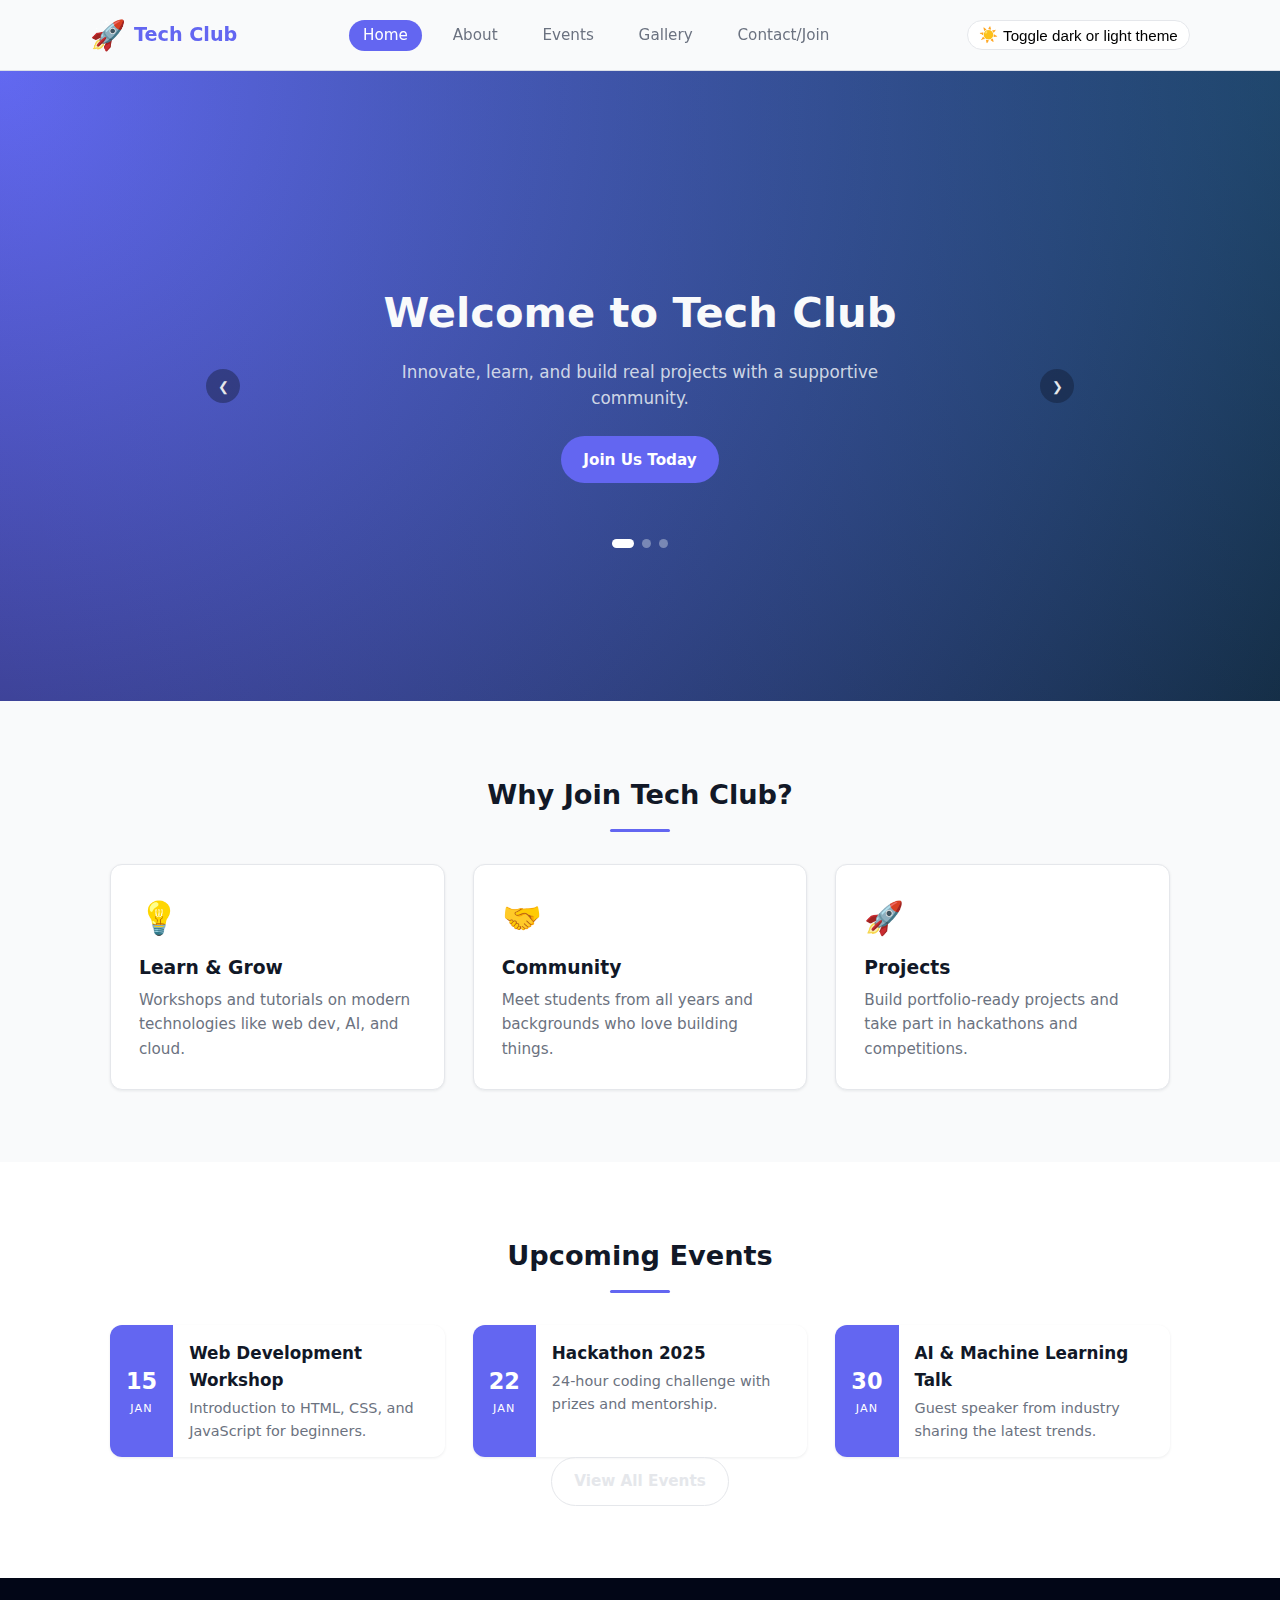
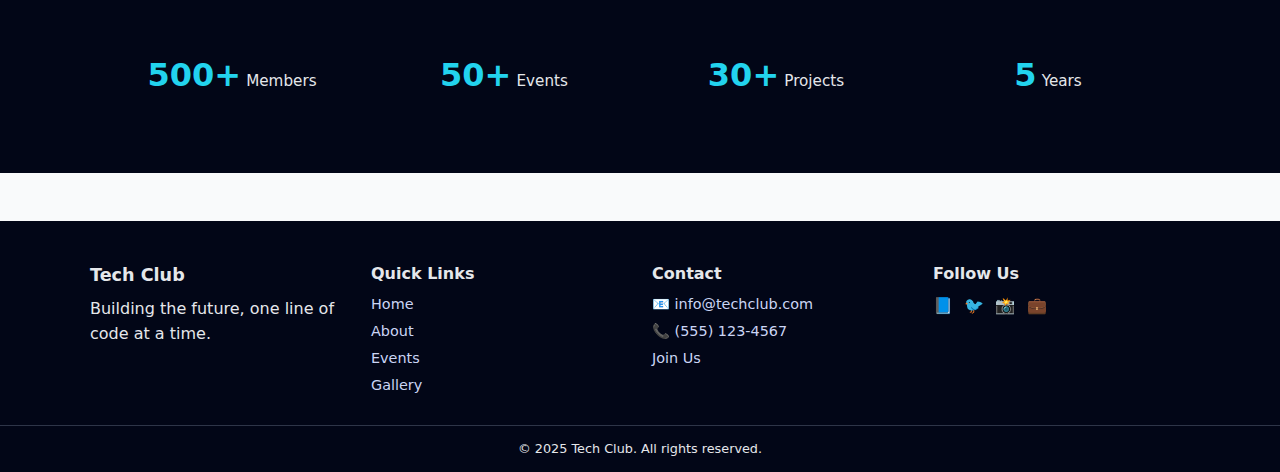
<file: index.html>
<!DOCTYPE html>
<html lang="en" data-theme="light">
<head>
    <meta charset="UTF-8">
    <meta name="viewport" content="width=device-width, initial-scale=1.0">
    <title>Tech Club - Home</title>
    <link rel="stylesheet" href="styles.css">
</head>
<body>
    <a href="#main" class="skip-link">Skip to main content</a>

    <!-- Header with Navigation -->
    <header class="header">
        <div class="container header-inner">
            <div class="logo">
                <span class="logo-icon" aria-hidden="true">🚀</span>
                <span class="logo-text">Tech Club</span>
            </div>
            <nav class="nav" id="nav" aria-label="Main navigation">
                <ul class="nav-list">
                    <li><a href="index.html" class="nav-link active">Home</a></li>
                    <li><a href="about.html" class="nav-link">About</a></li>
                    <li><a href="events.html" class="nav-link">Events</a></li>
                    <li><a href="gallery.html" class="nav-link">Gallery</a></li>
                    <li><a href="contact.html" class="nav-link">Contact/Join</a></li>
                </ul>
            </nav>
            <button class="theme-toggle" id="themeToggle" aria-label="Toggle dark or light mode">
                <span class="icon-sun" aria-hidden="true">☀️</span>
                <span class="icon-moon" aria-hidden="true">🌙</span>
                <span class="sr-only">Toggle dark or light theme</span>
            </button>
            <button class="mobile-menu-toggle" id="mobileMenuToggle" aria-label="Toggle menu">
                <span></span>
                <span></span>
                <span></span>
            </button>
        </div>
    </header>

    <!-- Hero Section with Slider -->
    <main id="main">
        <section class="hero">
            <div class="hero-slider" aria-label="Featured highlights" role="region">
                <div class="slider-container">
                    <article class="slide slide-1">
                        <div class="hero-content">
                            <h1 class="hero-title">Welcome to Tech Club</h1>
                            <p class="hero-subtitle">Innovate, learn, and build real projects with a supportive community.</p>
                            <a href="contact.html" class="btn btn-primary">Join Us Today</a>
                        </div>
                    </article>
                    <article class="slide slide-2">
                        <div class="hero-content">
                            <h1 class="hero-title">Hands-on Workshops</h1>
                            <p class="hero-subtitle">Web, mobile, AI, and more – guided by mentors and industry guests.</p>
                            <a href="events.html" class="btn btn-primary">View Upcoming Events</a>
                        </div>
                    </article>
                    <article class="slide slide-3">
                        <div class="hero-content">
                            <h1 class="hero-title">Grow Your Network</h1>
                            <p class="hero-subtitle">Connect with like-minded students, alumni, and companies.</p>
                            <a href="about.html" class="btn btn-primary">Learn More About Us</a>
                        </div>
                    </article>
                </div>
                <div class="slider-nav" aria-label="Hero slider navigation">
                    <button class="slider-dot active" data-slide="0" aria-label="Go to slide 1"></button>
                    <button class="slider-dot" data-slide="1" aria-label="Go to slide 2"></button>
                    <button class="slider-dot" data-slide="2" aria-label="Go to slide 3"></button>
                </div>
                <button class="slider-arrow prev" aria-label="Previous slide">&#10094;</button>
                <button class="slider-arrow next" aria-label="Next slide">&#10095;</button>
            </div>
            <div class="hero-overlay"></div>
        </section>

        <!-- Features Section -->
        <section class="section" id="features">
            <div class="container">
                <h2 class="section-title">Why Join Tech Club?</h2>
                <div class="grid features-grid">
                    <article class="card feature-card">
                        <div class="feature-icon" aria-hidden="true">💡</div>
                        <h3>Learn &amp; Grow</h3>
                        <p>Workshops and tutorials on modern technologies like web dev, AI, and cloud.</p>
                    </article>
                    <article class="card feature-card">
                        <div class="feature-icon" aria-hidden="true">🤝</div>
                        <h3>Community</h3>
                        <p>Meet students from all years and backgrounds who love building things.</p>
                    </article>
                    <article class="card feature-card">
                        <div class="feature-icon" aria-hidden="true">🚀</div>
                        <h3>Projects</h3>
                        <p>Build portfolio-ready projects and take part in hackathons and competitions.</p>
                    </article>
                </div>
            </div>
        </section>

        <!-- Upcoming Events Preview -->
        <section class="section section-alt" id="upcoming">
            <div class="container">
                <h2 class="section-title">Upcoming Events</h2>
                <div class="grid events-preview-grid">
                    <article class="event-card">
                        <div class="event-date">
                            <span class="event-day">15</span>
                            <span class="event-month">JAN</span>
                        </div>
                        <div class="event-info">
                            <h3>Web Development Workshop</h3>
                            <p>Introduction to HTML, CSS, and JavaScript for beginners.</p>
                        </div>
                    </article>
                    <article class="event-card">
                        <div class="event-date">
                            <span class="event-day">22</span>
                            <span class="event-month">JAN</span>
                        </div>
                        <div class="event-info">
                            <h3>Hackathon 2025</h3>
                            <p>24-hour coding challenge with prizes and mentorship.</p>
                        </div>
                    </article>
                    <article class="event-card">
                        <div class="event-date">
                            <span class="event-day">30</span>
                            <span class="event-month">JAN</span>
                        </div>
                        <div class="event-info">
                            <h3>AI &amp; Machine Learning Talk</h3>
                            <p>Guest speaker from industry sharing the latest trends.</p>
                        </div>
                    </article>
                </div>
                <div class="text-center">
                    <a href="events.html" class="btn btn-secondary">View All Events</a>
                </div>
            </div>
        </section>

        <!-- Stats Section -->
        <section class="section stats">
            <div class="container">
                <div class="grid stats-grid">
                    <div class="stat-item">
                        <span class="stat-number">500+</span>
                        <span class="stat-label">Members</span>
                    </div>
                    <div class="stat-item">
                        <span class="stat-number">50+</span>
                        <span class="stat-label">Events</span>
                    </div>
                    <div class="stat-item">
                        <span class="stat-number">30+</span>
                        <span class="stat-label">Projects</span>
                    </div>
                    <div class="stat-item">
                        <span class="stat-number">5</span>
                        <span class="stat-label">Years</span>
                    </div>
                </div>
            </div>
        </section>
    </main>

    <!-- Footer -->
    <footer class="footer">
        <div class="container footer-inner">
            <div class="footer-section">
                <h3>Tech Club</h3>
                <p>Building the future, one line of code at a time.</p>
            </div>
            <div class="footer-section">
                <h4>Quick Links</h4>
                <ul class="footer-links">
                    <li><a href="index.html">Home</a></li>
                    <li><a href="about.html">About</a></li>
                    <li><a href="events.html">Events</a></li>
                    <li><a href="gallery.html">Gallery</a></li>
                </ul>
            </div>
            <div class="footer-section">
                <h4>Contact</h4>
                <ul class="footer-links">
                    <li>📧 info@techclub.com</li>
                    <li>📞 (555) 123-4567</li>
                    <li><a href="contact.html">Join Us</a></li>
                </ul>
            </div>
            <div class="footer-section">
                <h4>Follow Us</h4>
                <div class="social-links">
                    <a href="#" aria-label="Facebook">📘</a>
                    <a href="#" aria-label="Twitter">🐦</a>
                    <a href="#" aria-label="Instagram">📸</a>
                    <a href="#" aria-label="LinkedIn">💼</a>
                </div>
            </div>
        </div>
        <div class="footer-bottom">
            <p>&copy; 2025 Tech Club. All rights reserved.</p>
        </div>
    </footer>

    <script src="script.js"></script>
</body>
</html>
</file>
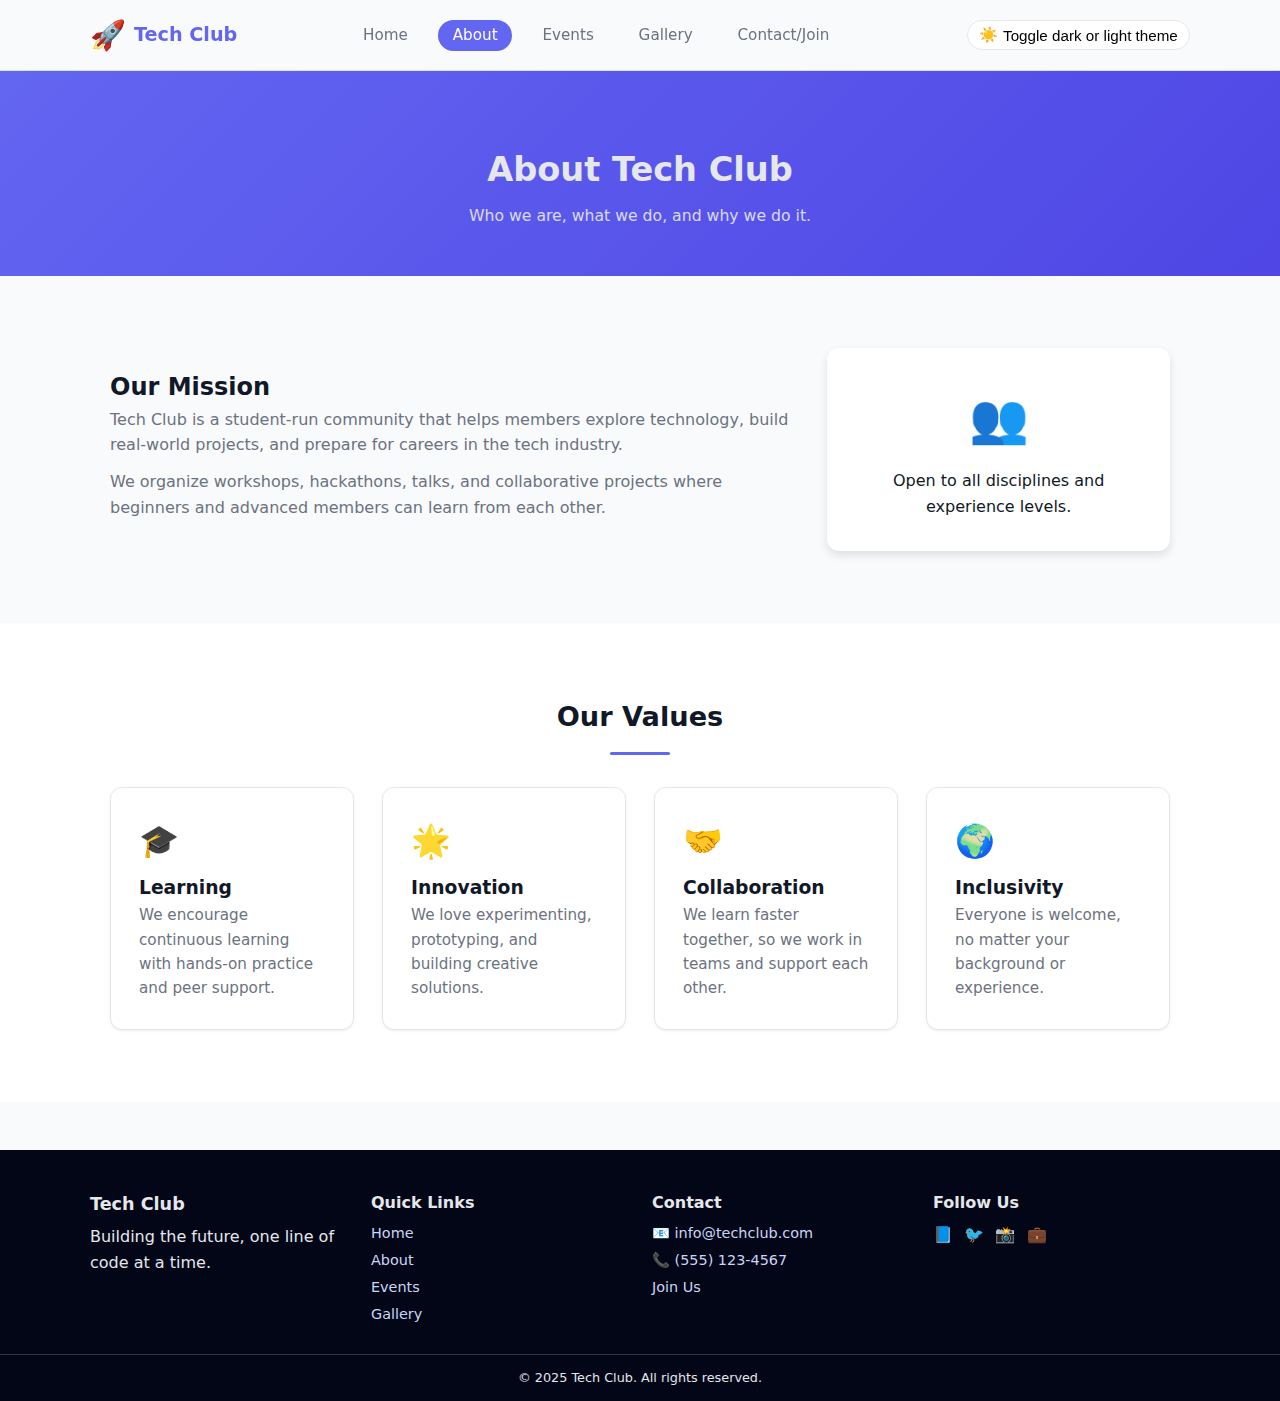
<file: about.html>
<!DOCTYPE html>
<html lang="en" data-theme="light">
<head>
    <meta charset="UTF-8">
    <meta name="viewport" content="width=device-width, initial-scale=1.0">
    <title>Tech Club - About</title>
    <link rel="stylesheet" href="styles.css">
</head>
<body>
    <a href="#main" class="skip-link">Skip to main content</a>

    <header class="header">
        <div class="container header-inner">
            <div class="logo">
                <span class="logo-icon" aria-hidden="true">🚀</span>
                <span class="logo-text">Tech Club</span>
            </div>
            <nav class="nav" id="nav" aria-label="Main navigation">
                <ul class="nav-list">
                    <li><a href="index.html" class="nav-link">Home</a></li>
                    <li><a href="about.html" class="nav-link active">About</a></li>
                    <li><a href="events.html" class="nav-link">Events</a></li>
                    <li><a href="gallery.html" class="nav-link">Gallery</a></li>
                    <li><a href="contact.html" class="nav-link">Contact/Join</a></li>
                </ul>
            </nav>
            <button class="theme-toggle" id="themeToggle" aria-label="Toggle dark or light mode">
                <span class="icon-sun" aria-hidden="true">☀️</span>
                <span class="icon-moon" aria-hidden="true">🌙</span>
                <span class="sr-only">Toggle dark or light theme</span>
            </button>
            <button class="mobile-menu-toggle" id="mobileMenuToggle" aria-label="Toggle menu">
                <span></span>
                <span></span>
                <span></span>
            </button>
        </div>
    </header>

    <main id="main">
        <section class="page-header">
            <div class="container">
                <h1 class="page-title">About Tech Club</h1>
                <p class="page-subtitle">Who we are, what we do, and why we do it.</p>
            </div>
        </section>

        <section class="section">
            <div class="container about-layout">
                <div class="about-text">
                    <h2>Our Mission</h2>
                    <p>Tech Club is a student-run community that helps members explore technology, build real-world projects, and prepare for careers in the tech industry.</p>
                    <p>We organize workshops, hackathons, talks, and collaborative projects where beginners and advanced members can learn from each other.</p>
                </div>
                <div class="about-highlight-card">
                    <span class="about-emoji" aria-hidden="true">👥</span>
                    <p>Open to all disciplines and experience levels.</p>
                </div>
            </div>
        </section>

        <section class="section section-alt">
            <div class="container">
                <h2 class="section-title">Our Values</h2>
                <div class="grid values-grid">
                    <article class="card value-card">
                        <div class="value-icon" aria-hidden="true">🎓</div>
                        <h3>Learning</h3>
                        <p>We encourage continuous learning with hands-on practice and peer support.</p>
                    </article>
                    <article class="card value-card">
                        <div class="value-icon" aria-hidden="true">🌟</div>
                        <h3>Innovation</h3>
                        <p>We love experimenting, prototyping, and building creative solutions.</p>
                    </article>
                    <article class="card value-card">
                        <div class="value-icon" aria-hidden="true">🤝</div>
                        <h3>Collaboration</h3>
                        <p>We learn faster together, so we work in teams and support each other.</p>
                    </article>
                    <article class="card value-card">
                        <div class="value-icon" aria-hidden="true">🌍</div>
                        <h3>Inclusivity</h3>
                        <p>Everyone is welcome, no matter your background or experience.</p>
                    </article>
                </div>
            </div>
        </section>
    </main>

    <footer class="footer">
        <div class="container footer-inner">
            <div class="footer-section">
                <h3>Tech Club</h3>
                <p>Building the future, one line of code at a time.</p>
            </div>
            <div class="footer-section">
                <h4>Quick Links</h4>
                <ul class="footer-links">
                    <li><a href="index.html">Home</a></li>
                    <li><a href="about.html">About</a></li>
                    <li><a href="events.html">Events</a></li>
                    <li><a href="gallery.html">Gallery</a></li>
                </ul>
            </div>
            <div class="footer-section">
                <h4>Contact</h4>
                <ul class="footer-links">
                    <li>📧 info@techclub.com</li>
                    <li>📞 (555) 123-4567</li>
                    <li><a href="contact.html">Join Us</a></li>
                </ul>
            </div>
            <div class="footer-section">
                <h4>Follow Us</h4>
                <div class="social-links">
                    <a href="#" aria-label="Facebook">📘</a>
                    <a href="#" aria-label="Twitter">🐦</a>
                    <a href="#" aria-label="Instagram">📸</a>
                    <a href="#" aria-label="LinkedIn">💼</a>
                </div>
            </div>
        </div>
        <div class="footer-bottom">
            <p>&copy; 2025 Tech Club. All rights reserved.</p>
        </div>
    </footer>

    <script src="script.js"></script>
</body>
</html>
</file>
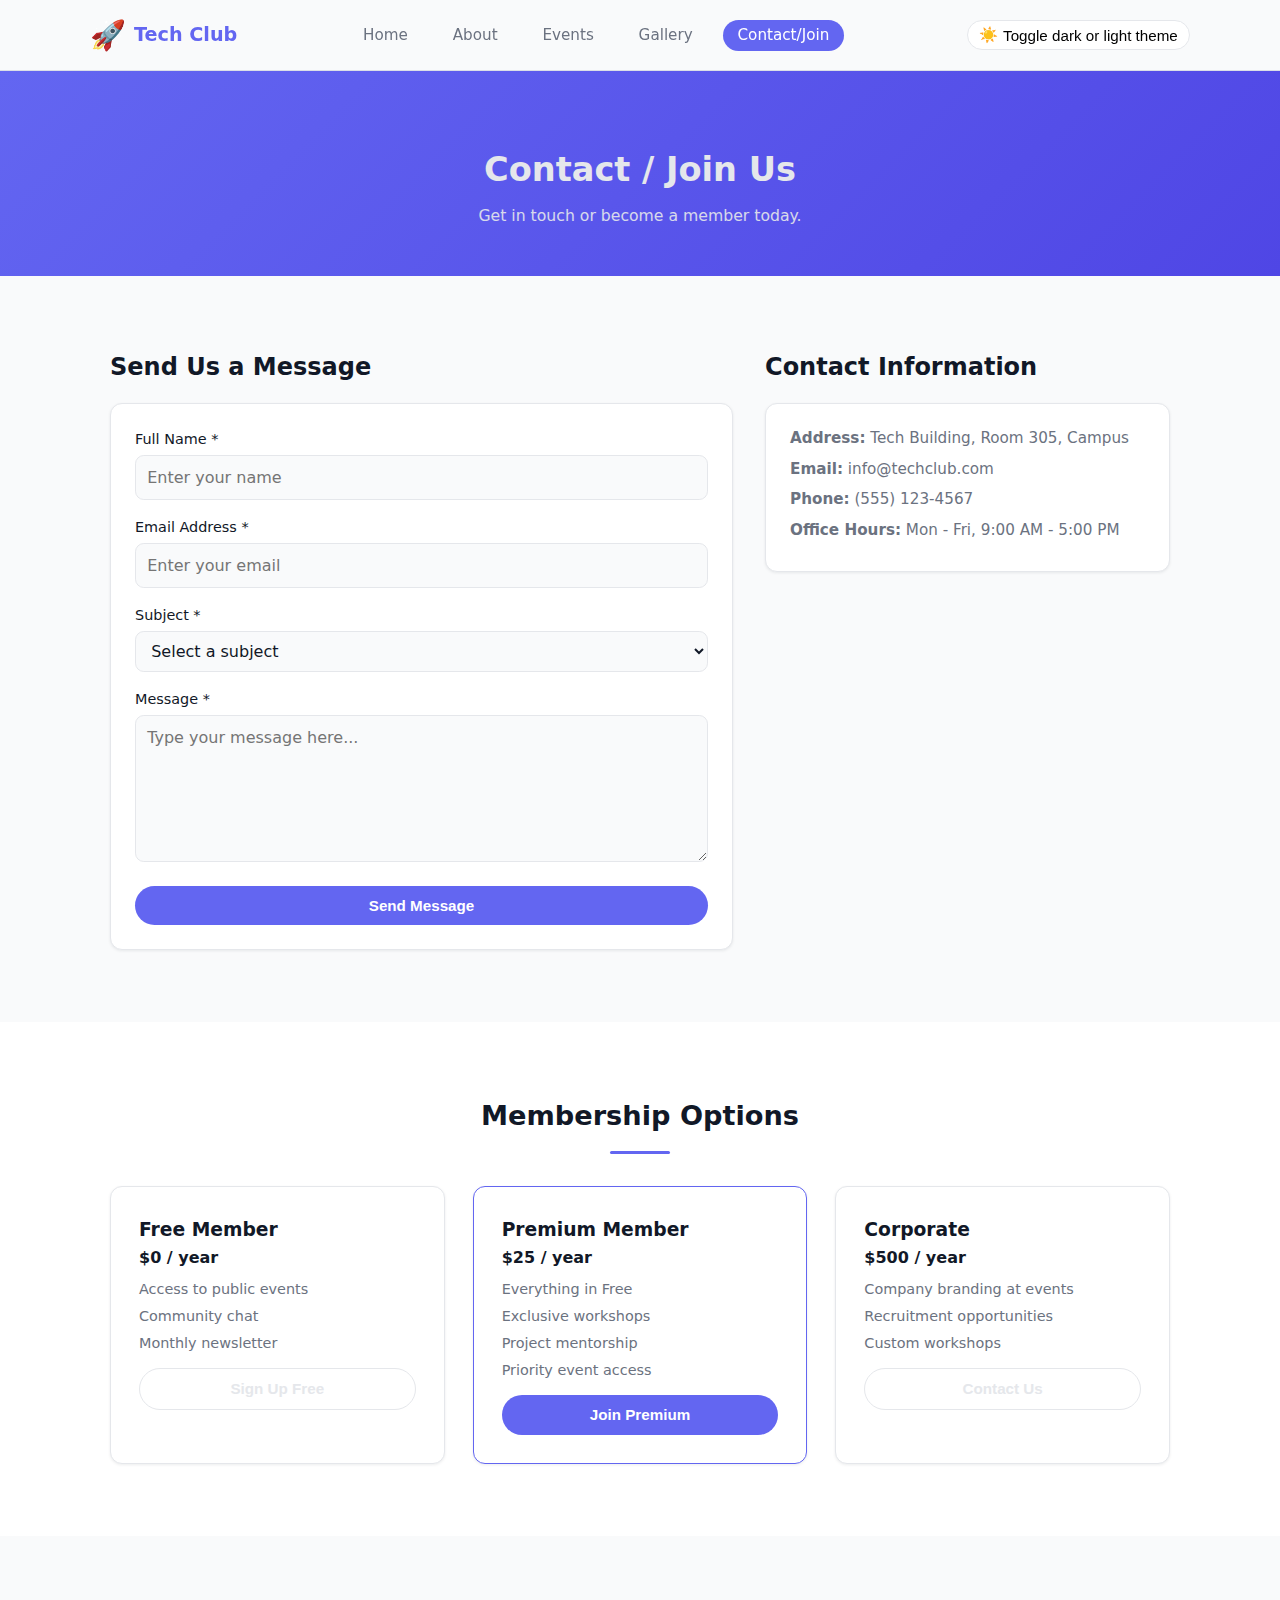
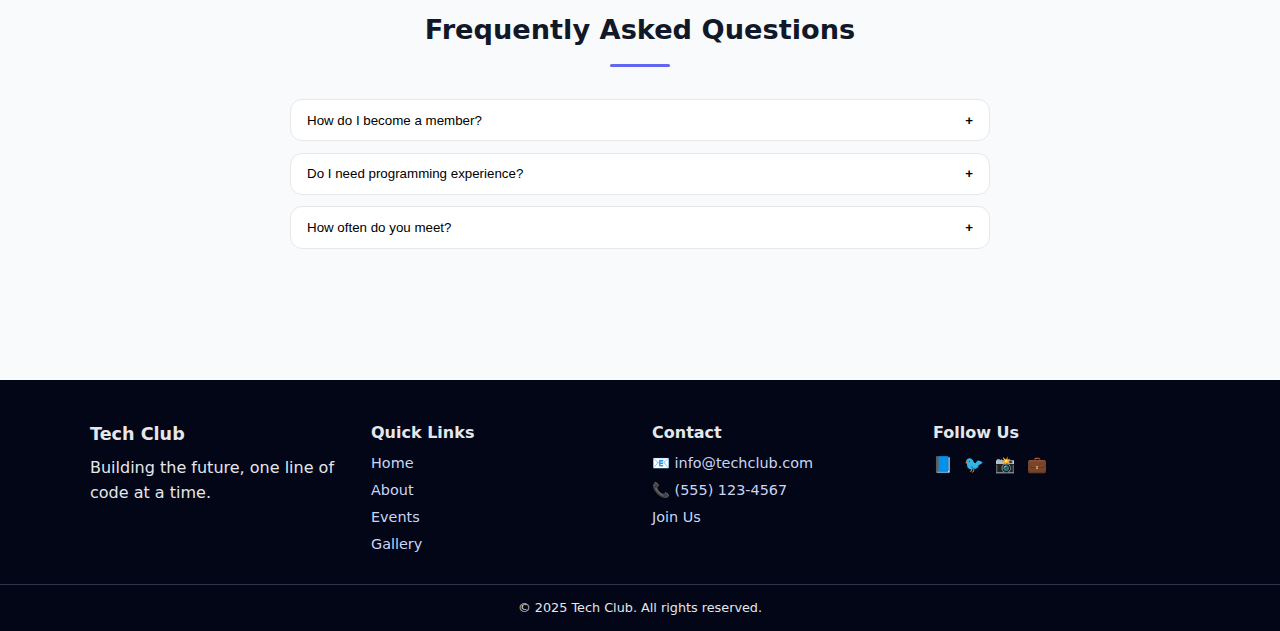
<file: contact.html>
<!DOCTYPE html>
<html lang="en" data-theme="light">
<head>
    <meta charset="UTF-8">
    <meta name="viewport" content="width=device-width, initial-scale=1.0">
    <title>Tech Club - Contact / Join</title>
    <link rel="stylesheet" href="styles.css">
</head>
<body>
    <a href="#main" class="skip-link">Skip to main content</a>

    <header class="header">
        <div class="container header-inner">
            <div class="logo">
                <span class="logo-icon" aria-hidden="true">🚀</span>
                <span class="logo-text">Tech Club</span>
            </div>
            <nav class="nav" id="nav" aria-label="Main navigation">
                <ul class="nav-list">
                    <li><a href="index.html" class="nav-link">Home</a></li>
                    <li><a href="about.html" class="nav-link">About</a></li>
                    <li><a href="events.html" class="nav-link">Events</a></li>
                    <li><a href="gallery.html" class="nav-link">Gallery</a></li>
                    <li><a href="contact.html" class="nav-link active">Contact/Join</a></li>
                </ul>
            </nav>
            <button class="theme-toggle" id="themeToggle" aria-label="Toggle dark or light mode">
                <span class="icon-sun" aria-hidden="true">☀️</span>
                <span class="icon-moon" aria-hidden="true">🌙</span>
                <span class="sr-only">Toggle dark or light theme</span>
            </button>
            <button class="mobile-menu-toggle" id="mobileMenuToggle" aria-label="Toggle menu">
                <span></span>
                <span></span>
                <span></span>
            </button>
        </div>
    </header>

    <main id="main">
        <section class="page-header">
            <div class="container">
                <h1 class="page-title">Contact / Join Us</h1>
                <p class="page-subtitle">Get in touch or become a member today.</p>
            </div>
        </section>

        <section class="section">
            <div class="container contact-layout">
                <section class="contact-form-card" aria-labelledby="contact-heading">
                    <h2 id="contact-heading">Send Us a Message</h2>
                    <form id="contactForm" class="contact-form" novalidate>
                        <div class="form-group">
                            <label for="name">Full Name *</label>
                            <input type="text" id="name" name="name" required placeholder="Enter your name">
                            <p class="form-error">Please enter your name.</p>
                        </div>
                        <div class="form-group">
                            <label for="email">Email Address *</label>
                            <input type="email" id="email" name="email" required placeholder="Enter your email">
                            <p class="form-error">Please enter a valid email address.</p>
                        </div>
                        <div class="form-group">
                            <label for="subject">Subject *</label>
                            <select id="subject" name="subject" required>
                                <option value="">Select a subject</option>
                                <option value="general">General Inquiry</option>
                                <option value="membership">Membership</option>
                                <option value="events">Events</option>
                                <option value="partnership">Partnership</option>
                                <option value="other">Other</option>
                            </select>
                            <p class="form-error">Please choose a subject.</p>
                        </div>
                        <div class="form-group">
                            <label for="message">Message *</label>
                            <textarea id="message" name="message" rows="5" required placeholder="Type your message here..."></textarea>
                            <p class="form-error">Please enter a message.</p>
                        </div>
                        <button type="submit" class="btn btn-primary btn-full">Send Message</button>
                    </form>
                </section>

                <section class="contact-info" aria-label="Contact information">
                    <h2>Contact Information</h2>
                    <ul class="contact-info-list">
                        <li><strong>Address:</strong> Tech Building, Room 305, Campus</li>
                        <li><strong>Email:</strong> info@techclub.com</li>
                        <li><strong>Phone:</strong> (555) 123-4567</li>
                        <li><strong>Office Hours:</strong> Mon - Fri, 9:00 AM - 5:00 PM</li>
                    </ul>
                </section>
            </div>
        </section>

        <section class="section section-alt">
            <div class="container">
                <h2 class="section-title">Membership Options</h2>
                <div class="grid membership-grid">
                    <article class="card membership-card">
                        <h3>Free Member</h3>
                        <p class="membership-price">$0 / year</p>
                        <ul class="membership-features">
                            <li>Access to public events</li>
                            <li>Community chat</li>
                            <li>Monthly newsletter</li>
                        </ul>
                        <button class="btn btn-secondary btn-full">Sign Up Free</button>
                    </article>
                    <article class="card membership-card membership-featured">
                        <h3>Premium Member</h3>
                        <p class="membership-price">$25 / year</p>
                        <ul class="membership-features">
                            <li>Everything in Free</li>
                            <li>Exclusive workshops</li>
                            <li>Project mentorship</li>
                            <li>Priority event access</li>
                        </ul>
                        <button class="btn btn-primary btn-full">Join Premium</button>
                    </article>
                    <article class="card membership-card">
                        <h3>Corporate</h3>
                        <p class="membership-price">$500 / year</p>
                        <ul class="membership-features">
                            <li>Company branding at events</li>
                            <li>Recruitment opportunities</li>
                            <li>Custom workshops</li>
                        </ul>
                        <button class="btn btn-secondary btn-full">Contact Us</button>
                    </article>
                </div>
            </div>
        </section>

        <section class="section">
            <div class="container">
                <h2 class="section-title">Frequently Asked Questions</h2>
                <div class="faq-list" id="faqList">
                    <article class="faq-item">
                        <button class="faq-question" type="button">
                            <span>How do I become a member?</span>
                            <span class="faq-icon" aria-hidden="true">+</span>
                        </button>
                        <div class="faq-answer">
                            <p>Fill out the contact form above or talk to us at any event. We will guide you through the quick signup process.</p>
                        </div>
                    </article>
                    <article class="faq-item">
                        <button class="faq-question" type="button">
                            <span>Do I need programming experience?</span>
                            <span class="faq-icon" aria-hidden="true">+</span>
                        </button>
                        <div class="faq-answer">
                            <p>No experience is required. We run beginner-friendly sessions and pair newcomers with mentors.</p>
                        </div>
                    </article>
                    <article class="faq-item">
                        <button class="faq-question" type="button">
                            <span>How often do you meet?</span>
                            <span class="faq-icon" aria-hidden="true">+</span>
                        </button>
                        <div class="faq-answer">
                            <p>We usually host at least one workshop or event every month, plus informal meetups.</p>
                        </div>
                    </article>
                </div>
            </div>
        </section>
    </main>

    <footer class="footer">
        <div class="container footer-inner">
            <div class="footer-section">
                <h3>Tech Club</h3>
                <p>Building the future, one line of code at a time.</p>
            </div>
            <div class="footer-section">
                <h4>Quick Links</h4>
                <ul class="footer-links">
                    <li><a href="index.html">Home</a></li>
                    <li><a href="about.html">About</a></li>
                    <li><a href="events.html">Events</a></li>
                    <li><a href="gallery.html">Gallery</a></li>
                </ul>
            </div>
            <div class="footer-section">
                <h4>Contact</h4>
                <ul class="footer-links">
                    <li>📧 info@techclub.com</li>
                    <li>📞 (555) 123-4567</li>
                    <li><a href="contact.html">Join Us</a></li>
                </ul>
            </div>
            <div class="footer-section">
                <h4>Follow Us</h4>
                <div class="social-links">
                    <a href="#" aria-label="Facebook">📘</a>
                    <a href="#" aria-label="Twitter">🐦</a>
                    <a href="#" aria-label="Instagram">📸</a>
                    <a href="#" aria-label="LinkedIn">💼</a>
                </div>
            </div>
        </div>
        <div class="footer-bottom">
            <p>&copy; 2025 Tech Club. All rights reserved.</p>
        </div>
    </footer>

    <script src="script.js"></script>
</body>
</html>
</file>
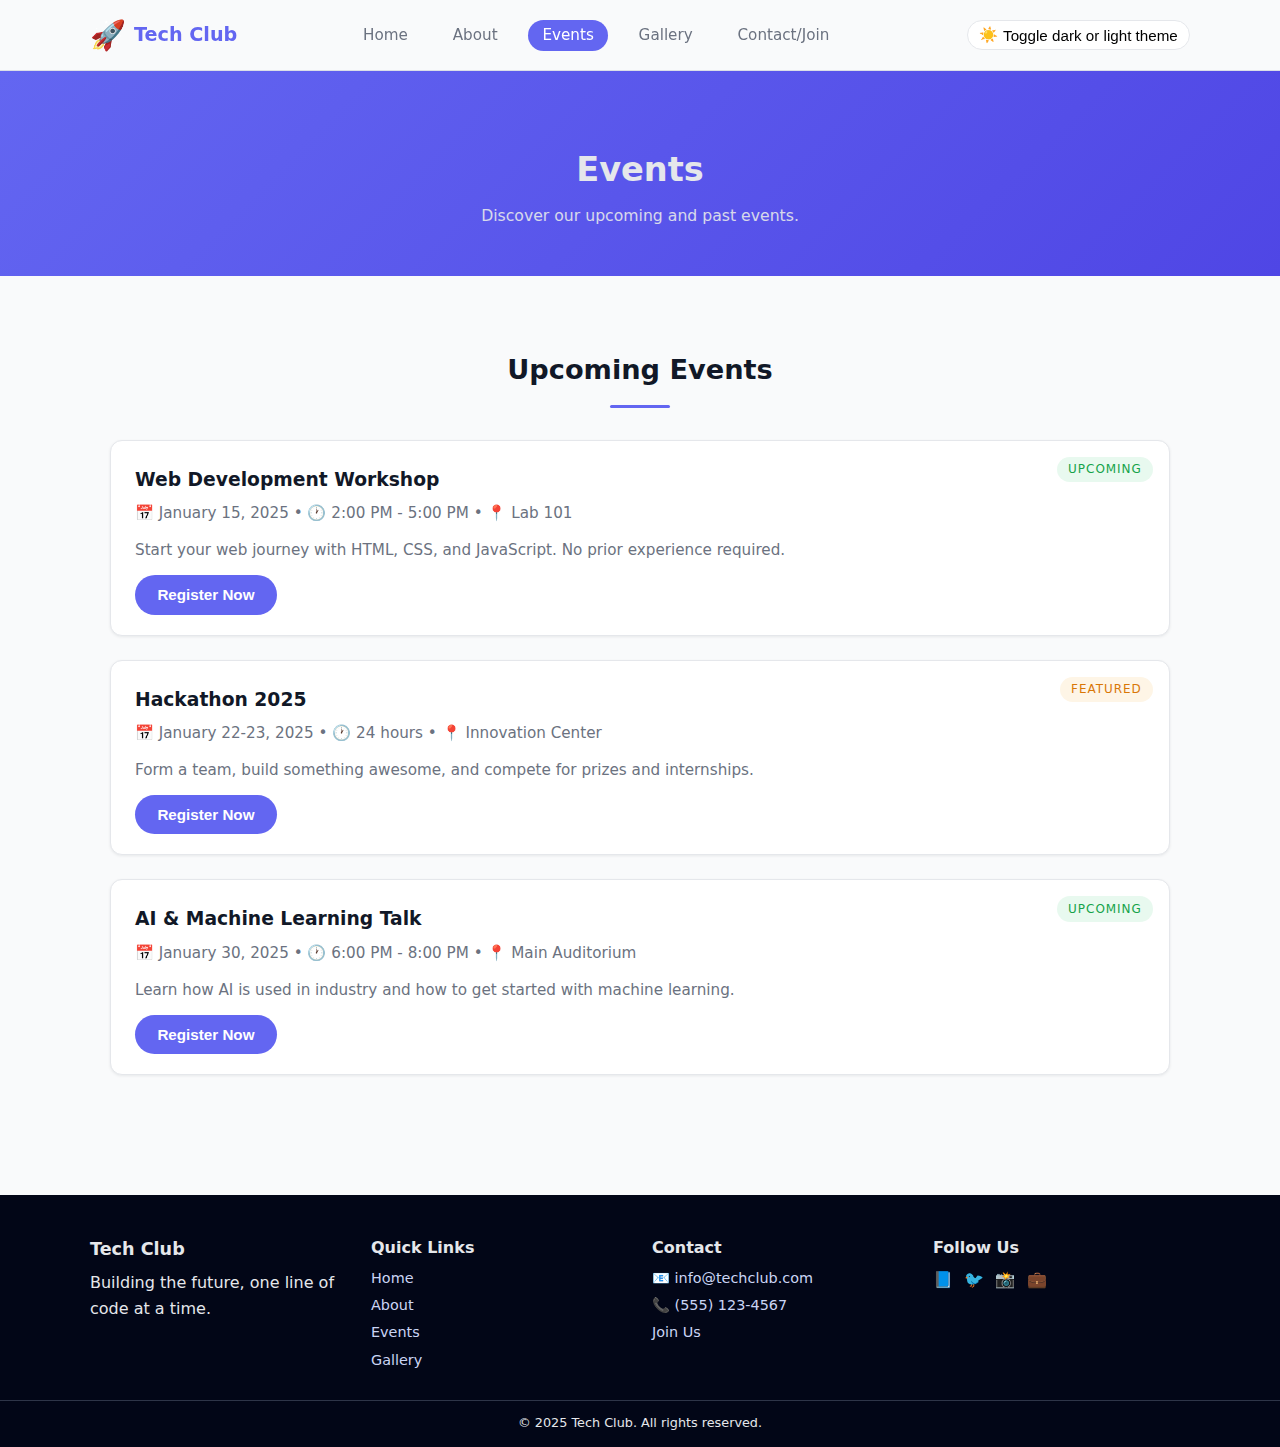
<file: events.html>
<!DOCTYPE html>
<html lang="en" data-theme="light">
<head>
    <meta charset="UTF-8">
    <meta name="viewport" content="width=device-width, initial-scale=1.0">
    <title>Tech Club - Events</title>
    <link rel="stylesheet" href="styles.css">
</head>
<body>
    <a href="#main" class="skip-link">Skip to main content</a>

    <header class="header">
        <div class="container header-inner">
            <div class="logo">
                <span class="logo-icon" aria-hidden="true">🚀</span>
                <span class="logo-text">Tech Club</span>
            </div>
            <nav class="nav" id="nav" aria-label="Main navigation">
                <ul class="nav-list">
                    <li><a href="index.html" class="nav-link">Home</a></li>
                    <li><a href="about.html" class="nav-link">About</a></li>
                    <li><a href="events.html" class="nav-link active">Events</a></li>
                    <li><a href="gallery.html" class="nav-link">Gallery</a></li>
                    <li><a href="contact.html" class="nav-link">Contact/Join</a></li>
                </ul>
            </nav>
            <button class="theme-toggle" id="themeToggle" aria-label="Toggle dark or light mode">
                <span class="icon-sun" aria-hidden="true">☀️</span>
                <span class="icon-moon" aria-hidden="true">🌙</span>
                <span class="sr-only">Toggle dark or light theme</span>
            </button>
            <button class="mobile-menu-toggle" id="mobileMenuToggle" aria-label="Toggle menu">
                <span></span>
                <span></span>
                <span></span>
            </button>
        </div>
    </header>

    <main id="main">
        <section class="page-header">
            <div class="container">
                <h1 class="page-title">Events</h1>
                <p class="page-subtitle">Discover our upcoming and past events.</p>
            </div>
        </section>

        <section class="section">
            <div class="container">
                <h2 class="section-title">Upcoming Events</h2>
                <div class="event-list">
                    <article class="event-large-card">
                        <div class="event-large-badge">Upcoming</div>
                        <h3>Web Development Workshop</h3>
                        <p class="event-meta">📅 January 15, 2025 &bull; 🕐 2:00 PM - 5:00 PM &bull; 📍 Lab 101</p>
                        <p>Start your web journey with HTML, CSS, and JavaScript. No prior experience required.</p>
                        <button class="btn btn-primary">Register Now</button>
                    </article>
                    <article class="event-large-card">
                        <div class="event-large-badge badge-featured">Featured</div>
                        <h3>Hackathon 2025</h3>
                        <p class="event-meta">📅 January 22-23, 2025 &bull; 🕐 24 hours &bull; 📍 Innovation Center</p>
                        <p>Form a team, build something awesome, and compete for prizes and internships.</p>
                        <button class="btn btn-primary">Register Now</button>
                    </article>
                    <article class="event-large-card">
                        <div class="event-large-badge">Upcoming</div>
                        <h3>AI &amp; Machine Learning Talk</h3>
                        <p class="event-meta">📅 January 30, 2025 &bull; 🕐 6:00 PM - 8:00 PM &bull; 📍 Main Auditorium</p>
                        <p>Learn how AI is used in industry and how to get started with machine learning.</p>
                        <button class="btn btn-primary">Register Now</button>
                    </article>
                </div>
            </div>
        </section>
    </main>

    <footer class="footer">
        <div class="container footer-inner">
            <div class="footer-section">
                <h3>Tech Club</h3>
                <p>Building the future, one line of code at a time.</p>
            </div>
            <div class="footer-section">
                <h4>Quick Links</h4>
                <ul class="footer-links">
                    <li><a href="index.html">Home</a></li>
                    <li><a href="about.html">About</a></li>
                    <li><a href="events.html">Events</a></li>
                    <li><a href="gallery.html">Gallery</a></li>
                </ul>
            </div>
            <div class="footer-section">
                <h4>Contact</h4>
                <ul class="footer-links">
                    <li>📧 info@techclub.com</li>
                    <li>📞 (555) 123-4567</li>
                    <li><a href="contact.html">Join Us</a></li>
                </ul>
            </div>
            <div class="footer-section">
                <h4>Follow Us</h4>
                <div class="social-links">
                    <a href="#" aria-label="Facebook">📘</a>
                    <a href="#" aria-label="Twitter">🐦</a>
                    <a href="#" aria-label="Instagram">📸</a>
                    <a href="#" aria-label="LinkedIn">💼</a>
                </div>
            </div>
        </div>
        <div class="footer-bottom">
            <p>&copy; 2025 Tech Club. All rights reserved.</p>
        </div>
    </footer>

    <script src="script.js"></script>
</body>
</html>
</file>
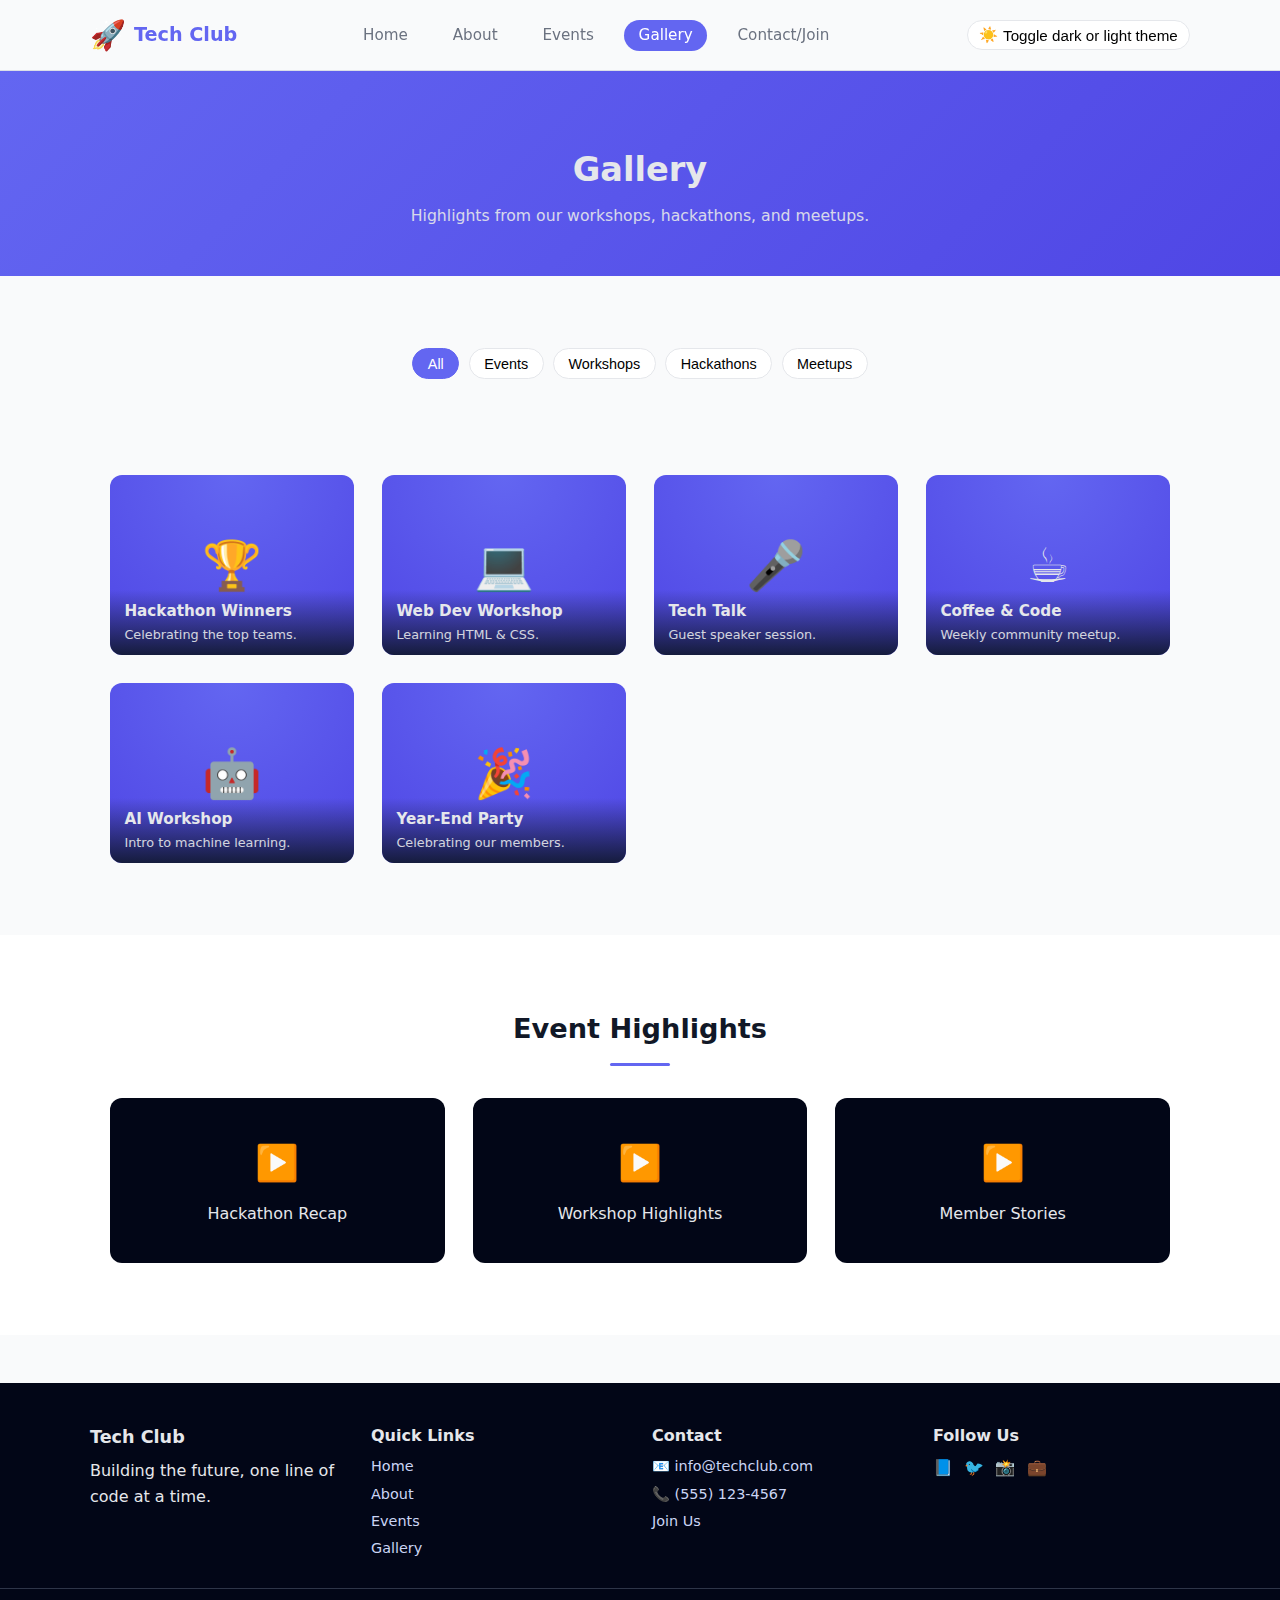
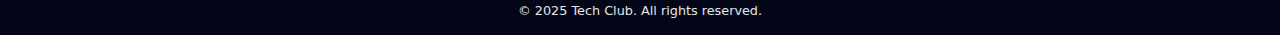
<file: gallery.html>
<!DOCTYPE html>
<html lang="en" data-theme="light">
<head>
    <meta charset="UTF-8">
    <meta name="viewport" content="width=device-width, initial-scale=1.0">
    <title>Tech Club - Gallery</title>
    <link rel="stylesheet" href="styles.css">
</head>
<body>
    <a href="#main" class="skip-link">Skip to main content</a>

    <header class="header">
        <div class="container header-inner">
            <div class="logo">
                <span class="logo-icon" aria-hidden="true">🚀</span>
                <span class="logo-text">Tech Club</span>
            </div>
            <nav class="nav" id="nav" aria-label="Main navigation">
                <ul class="nav-list">
                    <li><a href="index.html" class="nav-link">Home</a></li>
                    <li><a href="about.html" class="nav-link">About</a></li>
                    <li><a href="events.html" class="nav-link">Events</a></li>
                    <li><a href="gallery.html" class="nav-link active">Gallery</a></li>
                    <li><a href="contact.html" class="nav-link">Contact/Join</a></li>
                </ul>
            </nav>
            <button class="theme-toggle" id="themeToggle" aria-label="Toggle dark or light mode">
                <span class="icon-sun" aria-hidden="true">☀️</span>
                <span class="icon-moon" aria-hidden="true">🌙</span>
                <span class="sr-only">Toggle dark or light theme</span>
            </button>
            <button class="mobile-menu-toggle" id="mobileMenuToggle" aria-label="Toggle menu">
                <span></span>
                <span></span>
                <span></span>
            </button>
        </div>
    </header>

    <main id="main">
        <section class="page-header">
            <div class="container">
                <h1 class="page-title">Gallery</h1>
                <p class="page-subtitle">Highlights from our workshops, hackathons, and meetups.</p>
            </div>
        </section>

        <section class="section gallery-filter">
            <div class="container">
                <div class="filter-buttons" aria-label="Filter gallery by category">
                    <button class="filter-btn active" data-filter="all">All</button>
                    <button class="filter-btn" data-filter="events">Events</button>
                    <button class="filter-btn" data-filter="workshops">Workshops</button>
                    <button class="filter-btn" data-filter="hackathons">Hackathons</button>
                    <button class="filter-btn" data-filter="meetups">Meetups</button>
                </div>
            </div>
        </section>

        <section class="section">
            <div class="container">
                <div class="grid gallery-grid">
                    <article class="gallery-item" data-category="hackathons">
                        <div class="gallery-image">
                            <div class="placeholder-gallery"><span>🏆</span></div>
                            <div class="gallery-overlay">
                                <h3>Hackathon Winners</h3>
                                <p>Celebrating the top teams.</p>
                            </div>
                        </div>
                    </article>
                    <article class="gallery-item" data-category="workshops">
                        <div class="gallery-image">
                            <div class="placeholder-gallery"><span>💻</span></div>
                            <div class="gallery-overlay">
                                <h3>Web Dev Workshop</h3>
                                <p>Learning HTML &amp; CSS.</p>
                            </div>
                        </div>
                    </article>
                    <article class="gallery-item" data-category="events">
                        <div class="gallery-image">
                            <div class="placeholder-gallery"><span>🎤</span></div>
                            <div class="gallery-overlay">
                                <h3>Tech Talk</h3>
                                <p>Guest speaker session.</p>
                            </div>
                        </div>
                    </article>
                    <article class="gallery-item" data-category="meetups">
                        <div class="gallery-image">
                            <div class="placeholder-gallery"><span>☕</span></div>
                            <div class="gallery-overlay">
                                <h3>Coffee &amp; Code</h3>
                                <p>Weekly community meetup.</p>
                            </div>
                        </div>
                    </article>
                    <article class="gallery-item" data-category="workshops">
                        <div class="gallery-image">
                            <div class="placeholder-gallery"><span>🤖</span></div>
                            <div class="gallery-overlay">
                                <h3>AI Workshop</h3>
                                <p>Intro to machine learning.</p>
                            </div>
                        </div>
                    </article>
                    <article class="gallery-item" data-category="events">
                        <div class="gallery-image">
                            <div class="placeholder-gallery"><span>🎉</span></div>
                            <div class="gallery-overlay">
                                <h3>Year-End Party</h3>
                                <p>Celebrating our members.</p>
                            </div>
                        </div>
                    </article>
                </div>
            </div>
        </section>

        <section class="section section-alt">
            <div class="container">
                <h2 class="section-title">Event Highlights</h2>
                <div class="grid video-grid">
                    <article class="video-card">
                        <div class="video-placeholder">
                            <span class="play-icon" aria-hidden="true">▶️</span>
                            <p>Hackathon Recap</p>
                        </div>
                    </article>
                    <article class="video-card">
                        <div class="video-placeholder">
                            <span class="play-icon" aria-hidden="true">▶️</span>
                            <p>Workshop Highlights</p>
                        </div>
                    </article>
                    <article class="video-card">
                        <div class="video-placeholder">
                            <span class="play-icon" aria-hidden="true">▶️</span>
                            <p>Member Stories</p>
                        </div>
                    </article>
                </div>
            </div>
        </section>
    </main>

    

    <footer class="footer">
        <div class="container footer-inner">
            <div class="footer-section">
                <h3>Tech Club</h3>
                <p>Building the future, one line of code at a time.</p>
            </div>
            <div class="footer-section">
                <h4>Quick Links</h4>
                <ul class="footer-links">
                    <li><a href="index.html">Home</a></li>
                    <li><a href="about.html">About</a></li>
                    <li><a href="events.html">Events</a></li>
                    <li><a href="gallery.html">Gallery</a></li>
                </ul>
            </div>
            <div class="footer-section">
                <h4>Contact</h4>
                <ul class="footer-links">
                    <li>📧 info@techclub.com</li>
                    <li>📞 (555) 123-4567</li>
                    <li><a href="contact.html">Join Us</a></li>
                </ul>
            </div>
            <div class="footer-section">
                <h4>Follow Us</h4>
                <div class="social-links">
                    <a href="#" aria-label="Facebook">📘</a>
                    <a href="#" aria-label="Twitter">🐦</a>
                    <a href="#" aria-label="Instagram">📸</a>
                    <a href="#" aria-label="LinkedIn">💼</a>
                </div>
            </div>
        </div>
        <div class="footer-bottom">
            <p>&copy; 2025 Tech Club. All rights reserved.</p>
        </div>
    </footer>

    <script src="script.js"></script>
</body>
</html>
</file>
<file: styles.css>
:root {
  --primary: #6366f1;
  --primary-dark: #4f46e5;
  --secondary: #22d3ee;
  --bg: #f9fafb;
  --bg-alt: #ffffff;
  --text: #111827;
  --text-muted: #6b7280;
  --border: #e5e7eb;
  --radius: 12px;
  --shadow-sm: 0 1px 3px rgba(15, 23, 42, 0.08);
  --shadow-md: 0 4px 8px rgba(15, 23, 42, 0.12);
  --shadow-lg: 0 12px 25px rgba(15, 23, 42, 0.2);
  --transition: all 0.25s ease;
}

[data-theme="dark"] {
  --bg: #020617;
  --bg-alt: #0f172a;
  --text: #e5e7eb;
  --text-muted: #9ca3af;
  --border: #1f2937;
  --shadow-sm: 0 1px 3px rgba(0, 0, 0, 0.6);
  --shadow-md: 0 4px 8px rgba(0, 0, 0, 0.7);
  --shadow-lg: 0 12px 25px rgba(0, 0, 0, 0.8);
}

* {
  margin: 0;
  padding: 0;
  box-sizing: border-box;
}

html {
  scroll-behavior: smooth;
}

body {
  font-family: system-ui, -apple-system, BlinkMacSystemFont, "Segoe UI", sans-serif;
  line-height: 1.6;
  color: var(--text);
  background: var(--bg);
}

a {
  color: inherit;
  text-decoration: none;
}

ul {
  list-style: none;
}

img {
  max-width: 100%;
  display: block;
}

.container {
  max-width: 1100px;
  margin: 0 auto;
  padding: 0 1.25rem;
}

.section {
  padding: 4.5rem 0;
}

.section-alt {
  background: var(--bg-alt);
}

.text-center {
  text-align: center;
}

.grid {
  display: grid;
  gap: 1.75rem;
}

.card {
  background: var(--bg-alt);
  border-radius: var(--radius);
  padding: 1.75rem;
  box-shadow: var(--shadow-sm);
  border: 1px solid var(--border);
  transition: var(--transition);
}

.card:hover {
  transform: translateY(-4px);
  box-shadow: var(--shadow-md);
}

/* Header */

.header {
  position: sticky;
  top: 0;
  z-index: 1000;
  background: rgba(249, 250, 251, 0.95);
  backdrop-filter: blur(16px);
  border-bottom: 1px solid rgba(148, 163, 184, 0.3);
}

[data-theme="dark"] .header {
  background: rgba(15, 23, 42, 0.95);
}

.header-inner {
  display: flex;
  align-items: center;
  justify-content: space-between;
  padding: 0.75rem 0;
}

.logo {
  display: flex;
  align-items: center;
  gap: 0.5rem;
}

.logo-icon {
  font-size: 1.8rem;
}

.logo-text {
  font-weight: 700;
  font-size: 1.2rem;
  color: var(--primary);
}

.nav-list {
  display: flex;
  gap: 1rem;
  align-items: center;
}

.nav-link {
  padding: 0.4rem 0.9rem;
  border-radius: 999px;
  font-size: 0.95rem;
  color: var(--text-muted);
  transition: var(--transition);
}

.nav-link:hover,
.nav-link.active {
  color: #ffffff;
  background: var(--primary);
}

.theme-toggle {
  margin-left: 0.75rem;
  display: inline-flex;
  align-items: center;
  gap: 0.3rem;
  padding: 0.3rem 0.7rem;
  border-radius: 999px;
  border: 1px solid var(--border);
  background: var(--bg-alt);
  cursor: pointer;
  font-size: 0.95rem;
}

.theme-toggle .icon-moon {
  display: none;
}

[data-theme="dark"] .theme-toggle .icon-sun {
  display: none;
}

[data-theme="dark"] .theme-toggle .icon-moon {
  display: inline;
}

.mobile-menu-toggle {
  display: none;
  flex-direction: column;
  gap: 4px;
  margin-left: 0.75rem;
  background: none;
  border: none;
  cursor: pointer;
}

.mobile-menu-toggle span {
  width: 22px;
  height: 2px;
  background: var(--text);
  border-radius: 4px;
}

/* Hero & Slider */

.hero {
  position: relative;
  min-height: 70vh;
  display: flex;
  justify-content: center;
  align-items: center;
  background: radial-gradient(circle at top left, #6366f1, #0f172a);
  color: #f9fafb;
  overflow: hidden;
}

.hero-overlay {
  position: absolute;
  inset: 0;
  background: radial-gradient(circle at top right, rgba(56, 189, 248, 0.25), transparent);
  pointer-events: none;
}

.hero-slider {
  position: relative;
  z-index: 1;
  width: 100%;
  max-width: 900px;
  overflow: hidden;
}

.slider-container {
  display: flex;
  transition: transform 0.5s ease-in-out;
}

.slide {
  min-width: 100%;
  padding: 3.5rem 1.5rem;
  text-align: center;
}

.hero-title {
  font-size: clamp(2rem, 4vw, 2.6rem);
  font-weight: 800;
  margin-bottom: 0.75rem;
}

.hero-subtitle {
  font-size: 1.05rem;
  max-width: 35rem;
  margin: 0 auto 1.5rem;
  color: rgba(226, 232, 240, 0.9);
}

.slider-nav {
  display: flex;
  justify-content: center;
  gap: 0.5rem;
}

.slider-dot {
  width: 9px;
  height: 9px;
  border-radius: 999px;
  border: none;
  background: rgba(226, 232, 240, 0.4);
  cursor: pointer;
  transition: var(--transition);
}

.slider-dot.active {
  width: 22px;
  background: #ffffff;
}

.slider-arrow {
  position: absolute;
  top: 50%;
  transform: translateY(-50%);
  width: 34px;
  height: 34px;
  border-radius: 999px;
  border: none;
  background: rgba(15, 23, 42, 0.4);
  color: #e5e7eb;
  display: flex;
  align-items: center;
  justify-content: center;
  cursor: pointer;
  transition: var(--transition);
}

.slider-arrow:hover {
  background: rgba(15, 23, 42, 0.75);
}

.slider-arrow.prev {
  left: 1rem;
}

.slider-arrow.next {
  right: 1rem;
}

/* Buttons */

.btn {
  display: inline-block;
  padding: 0.7rem 1.4rem;
  border-radius: 999px;
  border: none;
  font-weight: 600;
  font-size: 0.95rem;
  cursor: pointer;
  transition: var(--transition);
}

.btn-primary {
  background: var(--primary);
  color: #ffffff;
}

.btn-primary:hover {
  background: var(--primary-dark);
  transform: translateY(-1px);
  box-shadow: var(--shadow-md);
}

.btn-secondary {
  background: transparent;
  border: 1px solid #e5e7eb;
  color: #e5e7eb;
}

.btn-secondary:hover {
  background: #e5e7eb;
  color: #111827;
}

.btn-full {
  width: 100%;
}

/* Section titles */

.section-title {
  text-align: center;
  font-size: 1.7rem;
  margin-bottom: 2rem;
}

.section-title::after {
  content: "";
  display: block;
  width: 60px;
  height: 3px;
  background: var(--primary);
  border-radius: 999px;
  margin: 0.8rem auto 0;
}

/* Features & events preview */

.features-grid {
  grid-template-columns: repeat(auto-fit, minmax(220px, 1fr));
}

.feature-icon {
  font-size: 2rem;
  margin-bottom: 0.5rem;
}

.feature-card h3 {
  margin-bottom: 0.35rem;
}

.feature-card p {
  font-size: 0.95rem;
  color: var(--text-muted);
}

.events-preview-grid {
  grid-template-columns: repeat(auto-fit, minmax(240px, 1fr));
}

.event-card {
  display: flex;
  background: var(--bg-alt);
  border-radius: var(--radius);
  box-shadow: var(--shadow-sm);
  overflow: hidden;
}

.event-date {
  padding: 0.9rem 1rem;
  background: var(--primary);
  color: #ffffff;
  display: flex;
  flex-direction: column;
  align-items: center;
  justify-content: center;
}

.event-day {
  font-size: 1.4rem;
  font-weight: 700;
}

.event-month {
  font-size: 0.7rem;
  letter-spacing: 0.1em;
}

.event-info {
  padding: 0.9rem 1rem;
}

.event-info h3 {
  margin-bottom: 0.2rem;
  font-size: 1.05rem;
}

.event-info p {
  font-size: 0.9rem;
  color: var(--text-muted);
}

/* Stats */

.stats {
  background: #020617;
  color: #e5e7eb;
}

.stats-grid {
  grid-template-columns: repeat(auto-fit, minmax(140px, 1fr));
  text-align: center;
}

.stat-number {
  font-size: 2rem;
  font-weight: 800;
  color: var(--secondary);
}

.stat-label {
  font-size: 0.95rem;
}

/* Page header */

.page-header {
  padding: 4.5rem 0 3rem;
  background: linear-gradient(135deg, var(--primary), var(--primary-dark));
  color: #e5e7eb;
  text-align: center;
}

.page-title {
  font-size: 2.1rem;
  margin-bottom: 0.4rem;
}

.page-subtitle {
  font-size: 0.98rem;
  opacity: 0.9;
}

/* About */

.about-layout {
  display: grid;
  grid-template-columns: 2fr 1fr;
  gap: 2rem;
  align-items: center;
}

.about-text p {
  color: var(--text-muted);
  margin-bottom: 0.7rem;
}

.about-highlight-card {
  text-align: center;
  background: var(--bg-alt);
  border-radius: var(--radius);
  padding: 2rem 1.5rem;
  box-shadow: var(--shadow-md);
}

.about-emoji {
  font-size: 3rem;
  display: block;
  margin-bottom: 0.7rem;
}

.values-grid {
  grid-template-columns: repeat(auto-fit, minmax(210px, 1fr));
}

.value-icon {
  font-size: 2rem;
  margin-bottom: 0.4rem;
}

.value-card p {
  font-size: 0.95rem;
  color: var(--text-muted);
}

/* Events page */

.event-list {
  display: grid;
  gap: 1.5rem;
}

.event-large-card {
  position: relative;
  padding: 1.5rem 1.5rem 1.25rem;
  border-radius: var(--radius);
  background: var(--bg-alt);
  box-shadow: var(--shadow-sm);
  border: 1px solid var(--border);
}

.event-large-badge {
  position: absolute;
  top: 1rem;
  right: 1rem;
  font-size: 0.75rem;
  text-transform: uppercase;
  letter-spacing: 0.08em;
  padding: 0.2rem 0.7rem;
  border-radius: 999px;
  background: rgba(34, 197, 94, 0.1);
  color: #16a34a;
}

.badge-featured {
  background: rgba(245, 158, 11, 0.1);
  color: #d97706;
}

.event-large-card h3 {
  margin-bottom: 0.4rem;
}

.event-meta {
  font-size: 0.85rem;
  color: var(--text-muted);
  margin-bottom: 0.6rem;
}

.event-large-card p {
  font-size: 0.95rem;
  color: var(--text-muted);
  margin-bottom: 0.8rem;
}

/* Gallery */

.gallery-filter {
  padding-bottom: 1.5rem;
}

.filter-buttons {
  display: flex;
  flex-wrap: wrap;
  justify-content: center;
  gap: 0.6rem;
}

.filter-btn {
  padding: 0.4rem 0.9rem;
  border-radius: 999px;
  border: 1px solid var(--border);
  background: var(--bg-alt);
  cursor: pointer;
  font-size: 0.9rem;
}

.filter-btn.active {
  background: var(--primary);
  color: #ffffff;
  border-color: var(--primary);
}

.gallery-grid {
  grid-template-columns: repeat(auto-fit, minmax(220px, 1fr));
}

.gallery-item {
  cursor: pointer;
}

.gallery-image {
  position: relative;
  border-radius: var(--radius);
  overflow: hidden;
}

.placeholder-gallery {
  height: 180px;
  display: flex;
  align-items: center;
  justify-content: center;
  font-size: 3rem;
  background: radial-gradient(circle at top, var(--primary), var(--primary-dark));
  color: #e5e7eb;
}

.gallery-overlay {
  position: absolute;
  left: 0;
  right: 0;
  bottom: 0;
  padding: 0.6rem 0.9rem;
  background: linear-gradient(to top, rgba(15, 23, 42, 0.9), transparent);
  color: #e5e7eb;
}

.gallery-overlay h3 {
  font-size: 0.95rem;
  margin-bottom: 0.1rem;
}

.gallery-overlay p {
  font-size: 0.8rem;
  opacity: 0.9;
}

/* Video cards */

.video-grid {
  grid-template-columns: repeat(auto-fit, minmax(230px, 1fr));
}

.video-card {
  border-radius: var(--radius);
  overflow: hidden;
  background: #020617;
  color: #e5e7eb;
}

.video-placeholder {
  padding: 2.3rem 1.2rem;
  text-align: center;
  cursor: pointer;
}

.play-icon {
  font-size: 2.2rem;
  display: block;
  margin-bottom: 0.6rem;
}

/* Contact page */

.contact-layout {
  display: grid;
  grid-template-columns: 2fr 1.3fr;
  gap: 2rem;
}

.contact-form-card h2,
.contact-info h2 {
  margin-bottom: 1rem;
}

.contact-form {
  background: var(--bg-alt);
  border-radius: var(--radius);
  padding: 1.5rem;
  box-shadow: var(--shadow-sm);
  border: 1px solid var(--border);
}

.form-group {
  margin-bottom: 1rem;
}

label {
  display: block;
  font-size: 0.9rem;
  margin-bottom: 0.25rem;
}

input,
select,
textarea {
  width: 100%;
  padding: 0.55rem 0.7rem;
  border-radius: 0.55rem;
  border: 1px solid var(--border);
  font: inherit;
  background: var(--bg);
  color: var(--text);
}

input:focus,
select:focus,
textarea:focus {
  outline: 2px solid var(--primary);
  border-color: transparent;
}

.form-error {
  display: none;
  font-size: 0.8rem;
  color: #b91c1c;
  margin-top: 0.15rem;
}

.form-group.error input,
.form-group.error select,
.form-group.error textarea {
  border-color: #b91c1c;
}

.form-group.error .form-error {
  display: block;
}

.contact-info-list {
  background: var(--bg-alt);
  border-radius: var(--radius);
  padding: 1.4rem 1.5rem;
  box-shadow: var(--shadow-sm);
  border: 1px solid var(--border);
}

.contact-info-list li {
  font-size: 0.95rem;
  color: var(--text-muted);
  margin-bottom: 0.4rem;
}

.membership-grid {
  grid-template-columns: repeat(auto-fit, minmax(230px, 1fr));
}

.membership-card {
  text-align: left;
}

.membership-price {
  font-weight: 700;
  margin-bottom: 0.5rem;
}

.membership-featured {
  border: 1px solid var(--primary);
}

.membership-features {
  font-size: 0.9rem;
  color: var(--text-muted);
  margin-bottom: 0.8rem;
}

.membership-features li {
  margin-bottom: 0.25rem;
}

/* FAQ */

.faq-list {
  max-width: 700px;
  margin: 0 auto;
}

.faq-item {
  border-radius: var(--radius);
  border: 1px solid var(--border);
  background: var(--bg-alt);
  margin-bottom: 0.7rem;
  overflow: hidden;
}

.faq-question {
  width: 100%;
  text-align: left;
  padding: 0.8rem 1rem;
  background: none;
  border: none;
  display: flex;
  justify-content: space-between;
  align-items: center;
  cursor: pointer;
}

.faq-icon {
  font-weight: 700;
}

.faq-answer {
  max-height: 0;
  overflow: hidden;
  transition: max-height 0.25s ease;
}

.faq-answer p {
  padding: 0 1rem 0.8rem;
  font-size: 0.9rem;
  color: var(--text-muted);
}

.faq-item.open .faq-answer {
  max-height: 200px;
}

.faq-item.open .faq-icon {
  transform: rotate(45deg);
}

/* Footer */

.footer {
  background: #020617;
  color: #e5e7eb;
  margin-top: 3rem;
}

.footer-inner {
  padding: 2.5rem 0 1.5rem;
  display: grid;
  grid-template-columns: repeat(auto-fit, minmax(190px, 1fr));
  gap: 1.5rem;
}

.footer-section h3 {
  font-size: 1.1rem;
  margin-bottom: 0.4rem;
}

.footer-section h4 {
  font-size: 1rem;
  margin-bottom: 0.4rem;
}

.footer-links li {
  font-size: 0.9rem;
  color: #cbd5f5;
  margin-bottom: 0.25rem;
}

.social-links {
  display: flex;
  gap: 0.7rem;
}

.footer-bottom {
  border-top: 1px solid rgba(148, 163, 184, 0.3);
  text-align: center;
  padding: 0.8rem 0;
  font-size: 0.8rem;
}

/* Skip link & accessibility */

.skip-link {
  position: absolute;
  left: 50%;
  transform: translateX(-50%);
  top: -100px;
  padding: 0.5rem 1rem;
  background: var(--primary);
  color: #ffffff;
  border-radius: 999px;
  z-index: 9999;
}

.skip-link:focus {
  top: 0.75rem;
}

/* Notification toast */

.notification {
  position: fixed;
  top: 1.2rem;
  right: 1rem;
  padding: 0.7rem 1rem;
  border-radius: 0.7rem;
  color: #ffffff;
  font-size: 0.9rem;
  display: flex;
  align-items: center;
  gap: 0.6rem;
  box-shadow: var(--shadow-lg);
  z-index: 2000;
}

.notification button {
  background: none;
  border: none;
  color: inherit;
  cursor: pointer;
  font-size: 1.1rem;
}

/* Responsive */

@media (max-width: 900px) {
  .about-layout,
  .contact-layout {
    grid-template-columns: 1fr;
  }
}

@media (max-width: 768px) {
  .nav {
    position: fixed;
    inset: 3.2rem 0 auto 0;
    background: var(--bg-alt);
    padding: 0.8rem 1.25rem 1.2rem;
    box-shadow: var(--shadow-lg);
    transform: translateY(-120%);
    opacity: 0;
    pointer-events: none;
  }

  .nav.open {
    transform: translateY(0);
    opacity: 1;
    pointer-events: auto;
  }

  .nav-list {
    flex-direction: column;
    align-items: flex-start;
  }

  .mobile-menu-toggle {
    display: flex;
  }

  .hero {
    min-height: 65vh;
  }

  .about-layout {
    grid-template-columns: 1fr;
  }
}

@media (max-width: 480px) {
  .section {
    padding: 3.2rem 0;
  }

  .hero-title {
    font-size: 1.8rem;
  }
}
</file>
